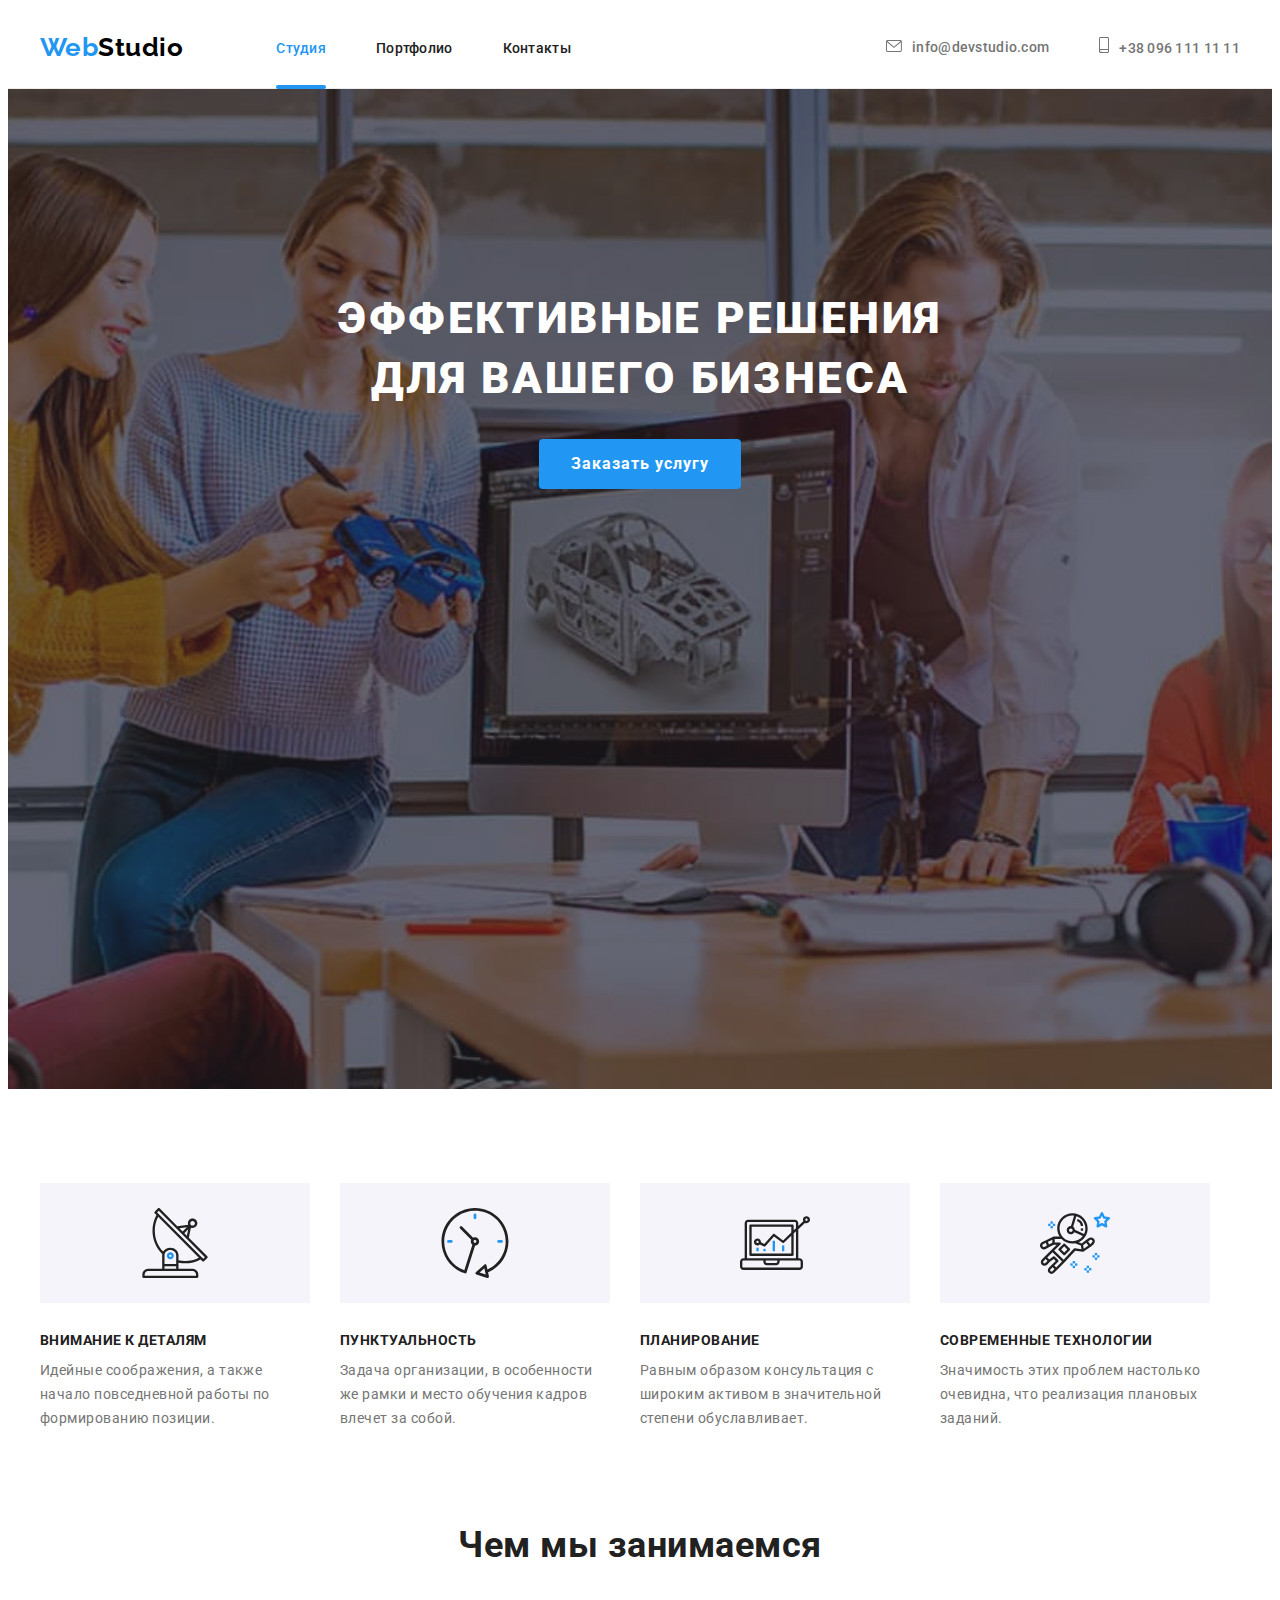
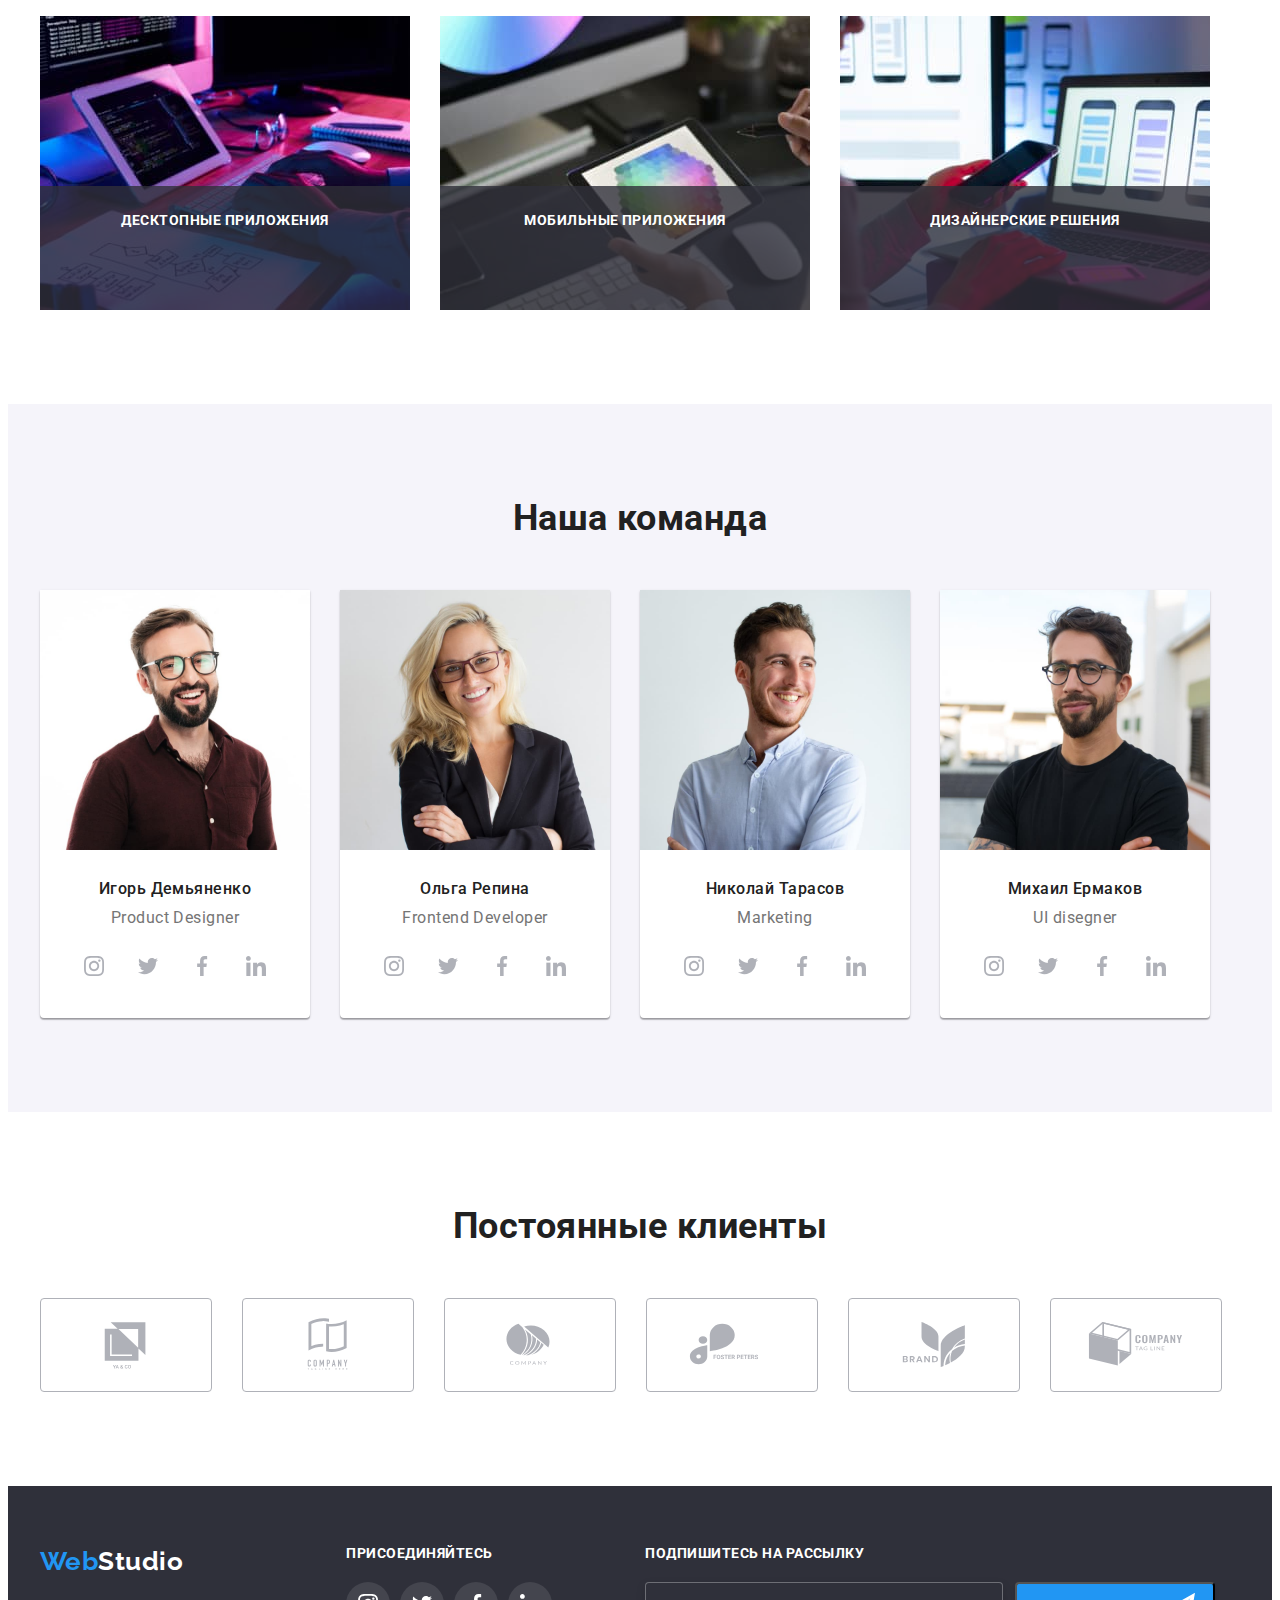
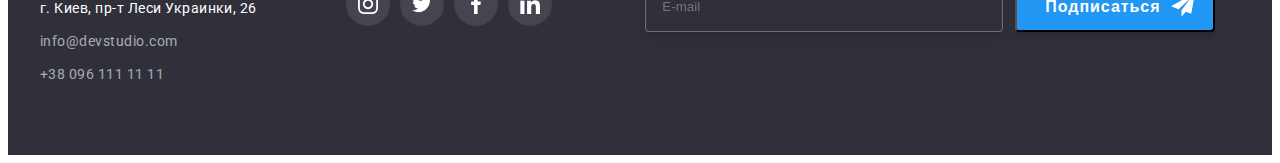
<file: index.html>
<!DOCTYPE html>
<html lang="en">
<head>
    <meta charset="UTF-8">
    <meta http-equiv="X-UA-Compatible" content="IE=edge">
    <meta name="viewport" content="width=device-width, initial-scale=1.0">
    <title>Document</title>
    <link rel="preconnect" href="https://fonts.googleapis.com">
    <link rel="preconnect" href="https://fonts.gstatic.com" crossorigin>
    <link href="https://fonts.googleapis.com/css2?family=Raleway:wght@700&family=Roboto:wght@400;500;700;900&display=swap"
        rel="stylesheet"> 
        <link rel="stylesheet" href="https://cdnjs.cloudflare.com/ajax/libs/modern-normalize/1.1.0/modern-normalize.min.css"
            integrity="sha512-wpPYUAdjBVSE4KJnH1VR1HeZfpl1ub8YT/NKx4PuQ5NmX2tKuGu6U/JRp5y+Y8XG2tV+wKQpNHVUX03MfMFn9Q=="
            crossorigin="anonymous" referrerpolicy="no-referrer" />
    <link rel="stylesheet" href="./css/style.css"> 
</head>
<body class="page"> 
    <!--хедер-->
    <header class="head .overlay">
        <div class="container head-list">
            <nav class="nav-elements">
                    <a href="./index.html" class="logo"><span class="logo-web">Web</span>Studio</a>
                <ul class="site-nav list">
                    <li class="site-nav-element"><a href="./index.html" class=" link link-head current">Студия</a></li>
                    <li class="site-nav-element"><a href="./portfolio.html" class="link">Портфолио</a></li>
                    <li class="site-nav-element"><a href="" class="link">Контакты</a></li>
                </ul>
                </nav>
                <ul class="auth-nav list">
                    <li class="auth-nav-element"><a href="mailto:info@devstudio.com" class="link">
                        <svg class="icon-head link" width="16" height="12">
                            <use href="./images/image.svg#icon-envelope"></use>
                        </svg>info@devstudio.com</a></li>
                    <li class="auth-nav-element"><a href="tel:+380961111111" class="link">
                        <svg class="icon-head link" width="10" height="16">
                        <use href="./images/image.svg#icon-smartphone"></use>
                    </svg>+38 096 111 11 11</a></li>
                </ul>      
        </div>
    </header>
<main>
    <!--герой-->
        <section class="hero overlay">
            <div class="container">
                <h1 class="hero-title">Эффективные решения <br/>для вашего бизнеса</h1>
                <button type="button" class="button" data-modal-open>Заказать услугу</button>
            </div>
        </section>
        <!--переваги-->
        <section  class="section section-bottom">
            <div class="container">
                <h2 class="visually-hidden">Преимущество</h2>
            <ul class="feature-list list">
                <li class="feature-article">
                    <div class="feature-fon">
                        <svg class="feature-pictchers" width="70" height="70">
                            <use href="./images/image.svg#icon-antenna"></use>
                        </svg>
                    </div> 
                    <h3 class="taitle">Внимание к деталям</h3>
                    <p class="feature-paragaph">Идейные соображения, а также начало повседневной работы по формированию позиции.</p>
                </li>
                <li class="feature-article">
                    <div class="feature-fon">
                        <svg class="feature-pictchers" width="70" height="70">
                            <use href="./images/image.svg#icon-clock"></use>
                        </svg>
                    </div>
                    <h3 class="taitle">Пунктуальность</h3>
                    <p class="feature-paragaph">Задача организации, в особенности же рамки и место обучения кадров влечет за собой.
                    </p>
                </li>
                <li class="feature-article">
                    <div class="feature-fon">
                        <svg class="feature-pictchers" width="70" height="70">
                            <use href="./images/image.svg#icon-diagram"></use>
                        </svg>
                    </div>
                    <h3 class="taitle">Планирование</h3>
                    <p class="feature-paragaph">Равным образом консультация с широким активом в значительной степени обуславливает.
                    </p>
                </li>
                <li class="feature-article">
                    <div class="feature-fon">
                        <svg class="feature-pictchers" width="70" height="70">
                            <use href="./images/image.svg#icon-astronaut"></use>
                        </svg>
                    </div>
                    <h3 class="taitle">Современные технологии</h3>
                    <p class="feature-paragaph">Значимость этих проблем настолько очевидна, что реализация плановых заданий.</p>
                </li>
            </ul>
        </div>
        </section>
        <section class="section">
        <!--чим займаються-->
        <div class="container">
            <h2 class="section-taitle">Чем мы занимаемся</h2>
        <ul class="list work-blok">
            <li class="work-elenent">
                <img src="./images/img1.jpg" alt="хтось працює за ПК" width="370">
                <h3 class="work-text">Десктопные приложения</h3>
            </li>
            <li class="work-elenent">
                <img src="./images/img2.jpg" alt="хтось працює за ноутбуком" width="370">
                <h3 class="work-text">Мобильные приложения</h3>
            </li>
            <li class="work-elenent" >
                <img src="./images/img3.jpg" alt="хтось працює на планшеті" width="370">
                <h3 class="work-text">Дизайнерские решения</h3>
            </li>
        </ul>
    </div>
        </section>
        <!--команда-->
        <section class="section team-section">
            <div class="container ">
            <h2 class="section-taitle">Наша команда</h2>
            <ul class="list team-blok">
                <li class="team-element">
                    <img src="./images/img4.jpg" alt="молодий чоловік в окулярах" width="270" class="team-foto">
                    <div class="team-box">
                    <h3 class="name">Игорь Демьяненко</h3>
                    <p class="position">Product Designer</p>
                    <ul class="list icon-group">
                        <li class="contact-team">
                            <a href="" class="team-link">
                                <svg class="icon-team link" width="20" height="20">
                                    <use href="./images/image.svg#icon-instagram" ></use>
                                </svg>
                            </a>
                        </li>
                        <li class="contact-team">
                            <a href="" class="team-link">
                                <svg class="icon-team link" width="20" height="20">
                                    <use href="./images/image.svg#icon-twitter"></use>
                                </svg>
                            </a>
                        </li>
                        <li class="contact-team">
                        <a href="" class="team-link">
                            <svg class="icon-team link" width="20" height="20">
                                <use href="./images/image.svg#icon-facebook"></use>
                            </svg>
                        </a>
                        </li>
                        <li class="contact-team">
                            <a href="" class="team-link">
                                <svg class="icon-team link" width="20" height="20">
                                    <use href="./images/image.svg#icon-linkedin"></use>
                                </svg>
                            </a>
                        </li>
                        </ul>
                    </div>
                </li>
                <li class="team-element">
                    <img src="./images/img5.jpg" alt="молода жінка в окулярах" width="270" class="team-foto">
                    <div class="team-box">
                    <h3 class="name">Ольга Репина</h3>
                    <p class="position">Frontend Developer</p>
                    <ul class="list icon-group">
                        <li class="contact-team">
                            <a href="" class="team-link">
                                <svg class="icon-team link" width="20" height="20">
                                    <use href="./images/image.svg#icon-instagram"></use>
                                </svg>
                            </a>
                        </li>
                        <li class="contact-team">
                            <a href="" class="team-link">
                                <svg class="icon-team link" width="20" height="20">
                                    <use href="./images/image.svg#icon-twitter"></use>
                                </svg>
                            </a>
                        </li>
                        <li class="contact-team">
                            <a href="" class="team-link">
                                <svg class="icon-team link" width="20" height="20">
                                    <use href="./images/image.svg#icon-facebook"></use>
                                </svg>
                            </a>
                        </li>
                        <li class="contact-team">
                            <a href="" class="team-link">
                                <svg class="icon-team link" width="20" height="20">
                                    <use href="./images/image.svg#icon-linkedin"></use>
                                </svg>
                            </a>
                        </li>
                    </ul>
                    </div>
                </li>
                <li class="team-element">
                    <img src="./images/img6.jpg" alt="молодий чоловік в сорочці" width="270" class="team-foto">
                    <div class="team-box">
                    <h3 class="name">Николай Тарасов</h3>
                    <p class="position">Marketing</p>
                    <ul class="list icon-group">
                        <li class="contact-team">
                            <a href="" class="team-link">
                                <svg class="icon-team link" width="20" height="20">
                                    <use href="./images/image.svg#icon-instagram"></use>
                                </svg>
                            </a>
                        </li>
                        <li class="contact-team">
                            <a href="" class="team-link">
                                <svg class="icon-team link" width="20" height="20">
                                    <use href="./images/image.svg#icon-twitter"></use>
                                </svg>
                            </a>
                        </li>
                        <li class="contact-team">
                            <a href="" class="team-link">
                                <svg class="icon-team link" width="20" height="20">
                                    <use href="./images/image.svg#icon-facebook"></use>
                                </svg>
                            </a>
                        </li>
                        <li class="contact-team">
                            <a href="" class="team-link">
                                <svg class="icon-team link" width="20" height="20">
                                    <use href="./images/image.svg#icon-linkedin"></use>
                                </svg>
                            </a>
                        </li>
                    </ul>
                    </div>
                </li>
                <li class="team-element">
                    <img src="./images/img7.jpg" alt="молодий чоловік в чорній футболці" width="270" class="team-foto">
                    <div class="team-box">
                    <h3 class="name">Михаил Ермаков</h3>
                    <p class="position">UI disegner</p>
                    <ul class="list icon-group">
                        <li class="contact-team">
                            <a href="" class="team-link">
                                <svg class="icon-team link" width="20" height="20">
                                    <use href="./images/image.svg#icon-instagram"></use>
                                </svg>
                            </a>
                        </li>
                        <li class="contact-team">
                            <a href="" class="team-link">
                                <svg class="icon-team link" width="20" height="20">
                                    <use href="./images/image.svg#icon-twitter"></use>
                                </svg>
                            </a>
                        </li>
                        <li class="contact-team">
                            <a href="" class="team-link">
                                <svg class="icon-team link" width="20" height="20">
                                    <use href="./images/image.svg#icon-facebook"></use>
                                </svg>
                            </a>
                        </li>
                        <li class="contact-team">
                            <a href="" class="team-link">
                                <svg class="icon-team link" width="20" height="20">
                                    <use href="./images/image.svg#icon-linkedin"></use>
                                </svg>
                            </a>
                        </li>
                    </ul>
                    </div>
                </li>
            </ul>
        </div>   
        </section>
        <!-- клієнти -->
        <section class="client section">
            <div class="container">
                <h2 class="section-taitle">Постоянные клиенты</h2>
                <ul class="list client-list">
                    <li class="client-element-top">
                        <a href="" class="client-element">
                        <svg class="client-pictchers" width="106" height="60">
                                <use href="./images/image.svg#icon-Logo1" ></use>
                            </svg>
                        </a>
                    </li>
                    
                    <li class="client-element-top">
                        <a href="" class="client-element">
                            <svg class="client-pictchers" width="106" height="60">
                                <use href="./images/image.svg#icon-Logo2"></use>
                            </svg>
                        </a>
                    </li>
                    <li class="client-element-top">
                        <a href="" class="client-element">
                            <svg class="client-pictchers" width="106" height="60">
                                <use href="./images/image.svg#icon-Logo3"></use>
                            </svg>
                        </a>
                    </li>
                    <li class="client-element-top">
                        <a href="" class="client-element">
                            <svg class="client-pictchers" width="106" height="60">
                                <use href="./images/image.svg#icon-Logo4"></use>
                            </svg>
                        </a>
                    </li>
                    <li class="client-element-top">
                        <a href="" class="client-element">
                            <svg class="client-pictchers" width="106" height="60">
                                <use href="./images/image.svg#icon-Logo5"></use>
                            </svg>
                        </a>
                    </li>
                    <li class="client-element-top">
                        <a href="" class="client-element">
                            <svg class="client-pictchers" width="106" height="60">
                                <use href="./images/image.svg#icon-Logo6"></use>
                            </svg>
                        </a>
                    </li>
                    
                </ul>
            </div>
        </section>
        
</main>
<!--футер-->
<footer class="footer">
    <div class="container footer-blok ">
        <div class="footer-element">
        <a href="./index.html" class="logo logo-footer"><span class="logo-web-blue">Web</span><span class="logo-web-whait">Studio</span></a>
        <address>
            <ul class="list list-footer">
                <li> <a href="г.Киев,пр-тЛесиУкраинки,26" class="adress">г. Киев, пр-т Леси Украинки, 26</a></li>
                <li><a href="mailto:info@devstudio.com" class="link-footer">info@devstudio.com</a></li>
                <li><a href="tel:+380961111111" class="link-footer">+38 096 111 11 11</a></li>
            </ul>
        </address>
        </div>
        <div class="join footer-element">
            <h3 class="taitle-footer">присоединяйтесь</h3>
            <ul class="list icon-group">
                <li class="contact-team">
                    <a href="" class="footer-link">
                        <svg class="icon-footer link" width="20" height="20">
                            <use href="./images/image.svg#icon-instagram"></use>
                        </svg>
                    </a>
                </li>
                <li class="contact-team">
                    <a href="" class="footer-link">
                        <svg class="icon-footer link" width="20" height="20">
                            <use href="./images/image.svg#icon-twitter"></use>
                        </svg>
                    </a>
                </li>
                <li class="contact-team">
                    <a href="" class="footer-link">
                        <svg class="icon-footer link" width="20" height="20">
                            <use href="./images/image.svg#icon-facebook"></use>
                        </svg>
                    </a>
                </li>
                <li class="contact-team">
                    <a href="" class="footer-link">
                        <svg class="icon-footer link" width="20" height="20">
                            <use href="./images/image.svg#icon-linkedin"></use>
                        </svg>
                    </a>
                </li>
            </ul>
        </div>
        <div class="join footer-element">
            <h3 class="taitle-footer">Подпишитесь на рассылку</h3>
    <div class="follow-footer">
        <label for="mail"></label>
<input type="email" class="input-footer" placeholder="E-mail" name="mail" id="mail">
<button type="submit" class="footer-button">Подписаться
    <span class="footer-icon" >
    <svg class="" width="24" height="24">
        <use href="./images/image.svg#icon-icon-sent"></use>
    </svg></span>
</button>
    </div>
        </div>
    </div>
</footer>
<!---MODAAL-->
<div class="backdrop is-hidden" data-modal>
    <div class="modal">
        <button data-modal-close type="button" class="modal-close">
            <svg class="close-icon" width="18" height="18">
            <use href="./images/image.svg#icon-close"></use>
        </svg>
        </button>
        <p class="modal-title">Оставьте свои данные, мы вам перезвоним</p>
        <form>
    <div class="modal-field">
        <label for="user-name" class="modal-label">Имя</label>
        <div class="input-icon">
    <input type="text" 
    class="modal-input" 
    name="user-name"
    id="user-name">
    <svg class="modal-icons" width="18" height="18">
        <use href="images/image.svg#icon-person-black" ></use>
    </svg>
    </div>
    </div>
    <div class="modal-field">
    <label for="user-tel" class="modal-label">Телефон</label>
    <div class="input-icon">
    <input type="text"
    class="modal-input" 
    name="user-name" 
    id="user-tel">
    <svg class="modal-icons" width="18" height="18">
        <use href="images/image.svg#icon-phone-black"></use>
        </svg>
        </div>
    </div>
    <div class="modal-field">
    <label for="user-email" class="modal-label">Почта</label>
    <div class="input-icon">
    <input type="text" 
    title="mail"
    class="modal-input" 
    name="user-email" 
    id="user-email">
    <svg class="modal-icons" width="18" height="18">
        <use href="images/image.svg#icon-email-black"></use>
        </svg>
        </div>
        </div>
    <div class="modal-field">
    <label for="user-text" class="modal-label">Комментарий</label>
    <textarea name="user-text" id="user-text"  class="modal-text" placeholder="Введите текст"></textarea>
    </div>
    <div class="modal-field">
        
        <input type="checkbox" 
        name="policy" id="policy" 
        class="visually-hidden modal-check"/>
        <label for="policy" class="modal-check-text"><span> <svg class="check-icons" width="16" height="15">
                <use href="images/image.svg#icon-check-point"></use>
            </svg></span>       
            Соглашаюсь с рассылкой и принимаю 
        <a href=""class="check-contrakt"> Условия договора</a> 
        </label>
    </div>
    <button type="submit" class="modal-button">Отправить</button>
    </form>
        </div>
    </div>
<script src="./js/modal.js"></script>
</body>
</html>
</file>
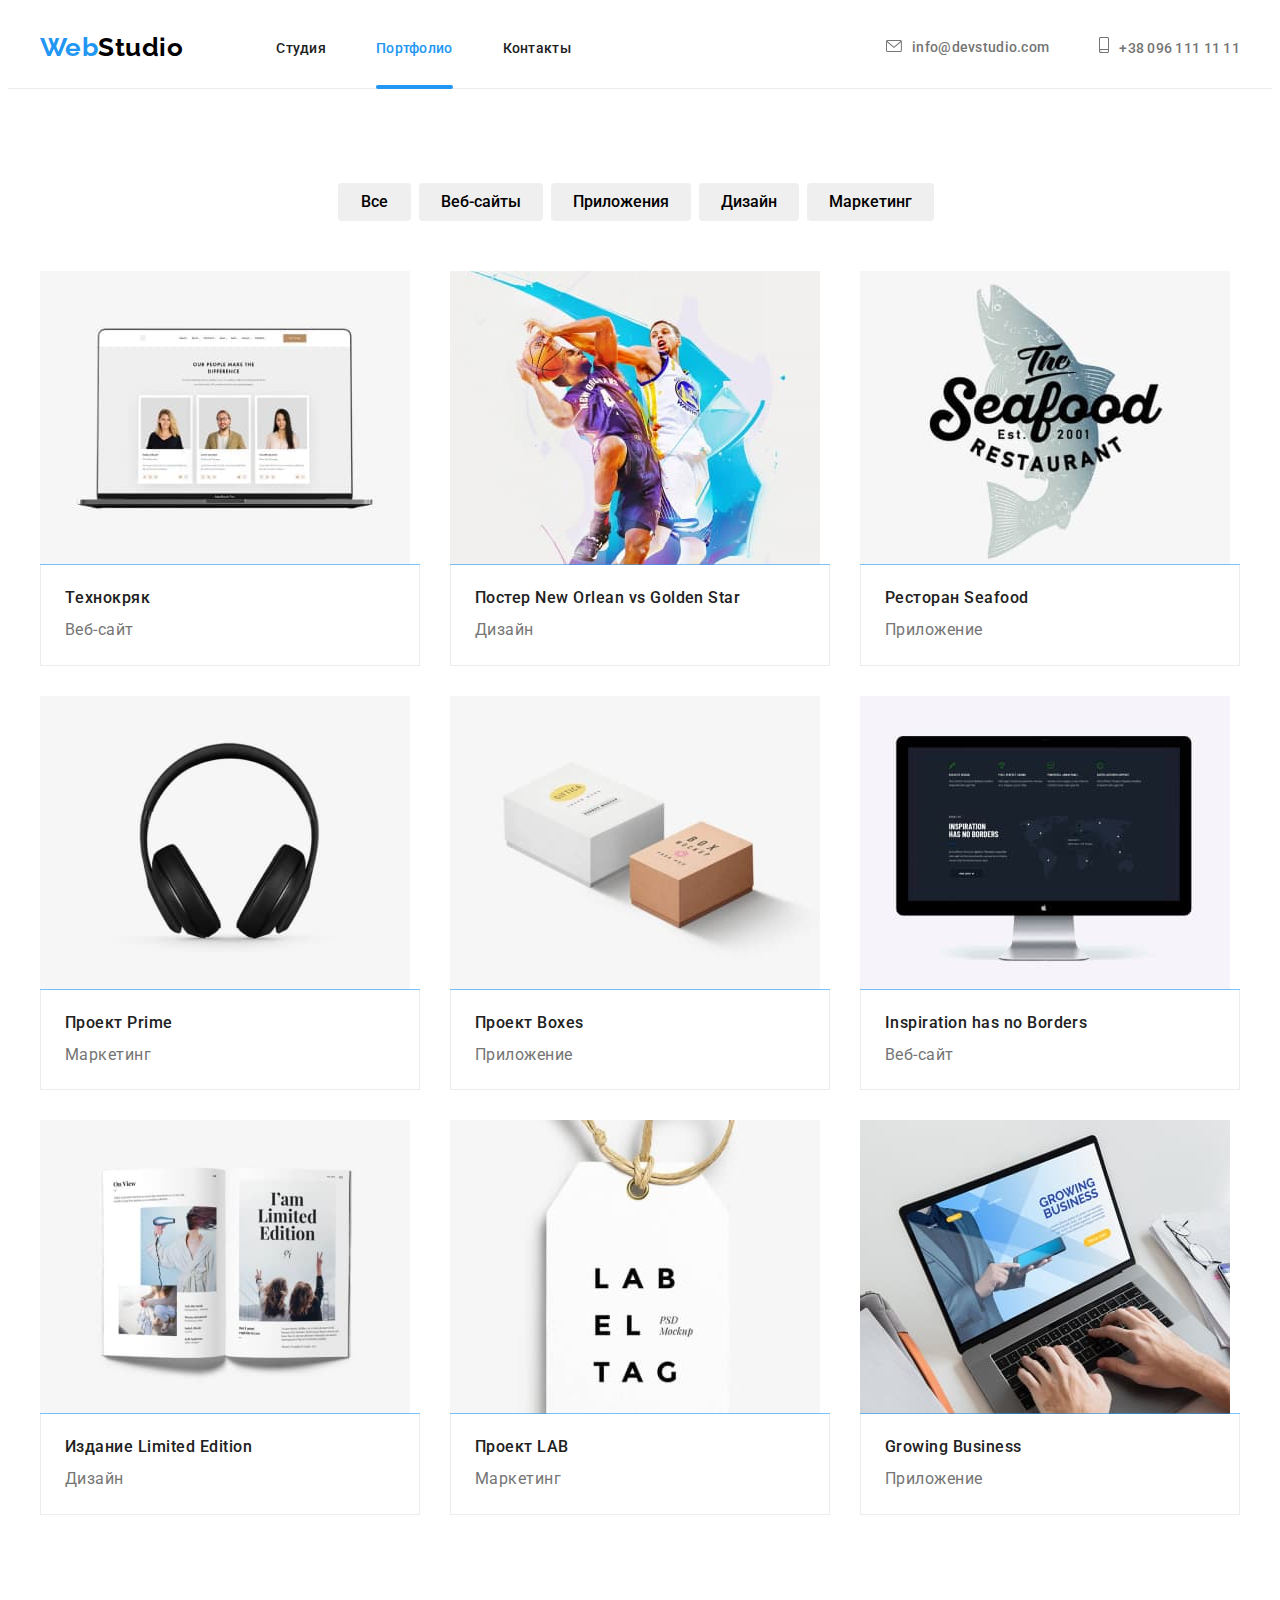
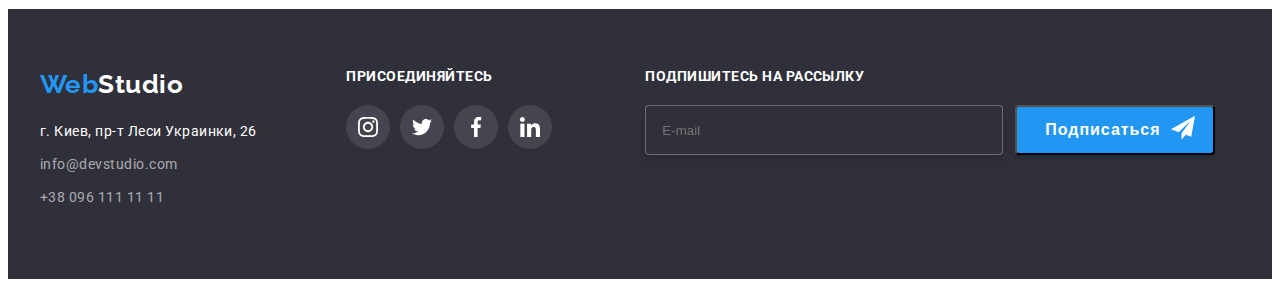
<file: portfolio.html>
<!DOCTYPE html>
<html lang="en">
<head>
    <meta charset="UTF-8">
    <meta http-equiv="X-UA-Compatible" content="IE=edge">
    <meta name="viewport" content="width=device-width, initial-scale=1.0">
    <title>Document</title>
    <link rel="preconnect" href="https://fonts.googleapis.com">
    <link rel="preconnect" href="https://fonts.gstatic.com" crossorigin>
    <link href="https://fonts.googleapis.com/css2?family=Raleway:wght@700&family=Roboto:wght@400;500;700;900&display=swap"
        rel="stylesheet">
        <link rel="stylesheet" href="https://cdnjs.cloudflare.com/ajax/libs/modern-normalize/1.1.0/modern-normalize.min.css"
            integrity="sha512-wpPYUAdjBVSE4KJnH1VR1HeZfpl1ub8YT/NKx4PuQ5NmX2tKuGu6U/JRp5y+Y8XG2tV+wKQpNHVUX03MfMFn9Q=="
            crossorigin="anonymous" referrerpolicy="no-referrer" />
    <link rel="stylesheet" href="./css/style.css">
</head>
<body>
    <!--хедер-->
    <header class="head">
        <div class="container">
            <div class="head-list">
            <nav class="nav-elements">
                <a href="./index.html" class="logo"><span class="logo-web">Web</span>Studio</a>
                <ul class="site-nav list">
                    <li class="site-nav-element"><a href="./index.html" class="link">Студия</a></li>
                    <li class="site-nav-element"><a href="./portfolio.html" class="link link-head current">Портфолио</a></li>
                    <li class="site-nav-element"><a href="" class="link">Контакты</a></li>
                </ul>
            </nav>
            <ul class="auth-nav list">
                <li class="auth-nav-element"><a href="mailto:info@devstudio.com" class="link">
                        <svg class="icon-head link" width="16" height="12">
                            <use href="./images/image.svg#icon-envelope"></use>
                        </svg>info@devstudio.com</a></li>
                <li class="auth-nav-element"><a href="tel:+380961111111" class="link">
                        <svg class="icon-head link" width="10" height="16">
                            <use href="./images/image.svg#icon-smartphone"></use>
                        </svg>+38 096 111 11 11</a></li>
            </ul>
        </div>
    </div>
        
    </header>
    <main>
        <section class="central-blok">
            <div class="container">
            <!--опції-->
            <h1 class="visually-hidden">main content</h1>
            <div class="buttons-blok"></div>
            <ul class="buttons list">
                <li class="buttons-element"><button type="button" class="button-portfolio">Все</button></li>
                <li class="buttons-element"><button type="button" class="button-portfolio">Веб-сайты</button></li>
                <li class="buttons-element"><button type="button" class="button-portfolio">Приложения</button></li>
                <li class="buttons-element"><button type="button" class="button-portfolio">Дизайн</button></li>
                <li class="buttons-element"><button type="button" class="button-portfolio">Маркетинг</button></li>
            </ul>
            <!--зображення-->
            <div class="blok">
            <ul class="list pictures-container">
                <li class="pictures-element">
                    <div class="pictures-focus">
                    <img src="./images/page/img1.jpg" alt="зображення ноутбука з відкритим веб-сайтом" width="370"  class="pictures-foto"/>
                    <p class="pictures-text">
                    Ресурс предлагает комплексные предложения с разным уровнем функционала и сервисов. Все это позволит посетителю получить
                    исчерпывающие сведения о компании или частном лице.
                </p>
            </div>
                <div class="pictures-border">
                    <h2 class="name-pictures">Tехнокряк</h2>
                    <p class="pictures-paragaph">Веб-сайт</p>
                    </div>
                    
                </li>
                <li class="pictures-element">
                    <div class="pictures-focus">
                    <img src="./images/page/img2.jpg" alt="двa безкетболіста" width="370" class="pictures-foto"/>
                    <p class="pictures-text">
                    Ресурс предлагает комплексные предложения с разным уровнем функционала и сервисов. Все это позволит посетителю получить
                    исчерпывающие сведения о компании или частном лице.
                </p>
            </div>
                    <div class="pictures-border" >
                    <h2 class="name-pictures">Постер New Orlean vs Golden Star</h2>
                    <p class="pictures-paragaph">Дизайн</p>
                    </div>
                </li>
                <li class="pictures-element">
                    <div class="pictures-focus">
                    <img src="./images/page/img3.jpg" alt="натпис seafood" width="370" class="pictures-foto"/>
                      <p class="pictures-text">
                    Ресурс предлагает комплексные предложения с разным уровнем функционала и сервисов. Все это позволит посетителю получить
                    исчерпывающие сведения о компании или частном лице.
                </p>
            </div>
                    <div class="pictures-border" >
                    <h2 class="name-pictures">Ресторан Seafood</h2>
                    <p class="pictures-paragaph">Приложение</p>
                    </div>
                </li>
                <li class="pictures-element">
                    <div class="pictures-focus">
                    <img src="./images/page/img4.jpg" alt="чорні навушники" width="370" class="pictures-foto"/>
                      <p class="pictures-text">
                    Ресурс предлагает комплексные предложения с разным уровнем функционала и сервисов. Все это позволит посетителю получить
                    исчерпывающие сведения о компании или частном лице.
                </p>
            </div>
                    <div class="pictures-border" >
                    <h2 class="name-pictures">Проект Prime</h2>
                    <p class="pictures-paragaph">Маркетинг</p>
                    </div>
                </li>
                <li class="pictures-element">
                    <div class="pictures-focus">
                    <img src="./images/page/img5.jpg" alt="дві коробки" width="370" class="pictures-foto"/>
                      <p class="pictures-text">
                    Ресурс предлагает комплексные предложения с разным уровнем функционала и сервисов. Все это позволит посетителю получить
                    исчерпывающие сведения о компании или частном лице.
                </p>
            </div>
                    <div class="pictures-border" >
                    <h2 class="name-pictures">Проект Boxes</h2>
                    <p class="pictures-paragaph">Приложение</p>
                    </div>
                </li>
                <li class="pictures-element">
                    <div class="pictures-focus">
                    <img src="./images/page/img6.jpg" alt="монітор від ПК" width="370" class="pictures-foto"/>
                      <p class="pictures-text">
                    Ресурс предлагает комплексные предложения с разным уровнем функционала и сервисов. Все это позволит посетителю получить
                    исчерпывающие сведения о компании или частном лице.
                </p>
            </div>
                    <div class="pictures-border" >
                    <h2 class="name-pictures">Inspiration has no Borders</h2>
                    <p class="pictures-paragaph">Веб-сайт</p>
                    </div>
                </li>
                <li class="pictures-element">
                    <div class="pictures-focus">
                    <img src="./images/page/img7.jpg" alt="журнал" width="370" class="pictures-foto"/>
                      <p class="pictures-text">
                    Ресурс предлагает комплексные предложения с разным уровнем функционала и сервисов. Все это позволит посетителю получить
                    исчерпывающие сведения о компании или частном лице.
                </p>
            </div>
                    <div class="pictures-border" >
                    <h2 class="name-pictures">Издание Limited Edition</h2>
                    <p class="pictures-paragaph">Дизайн</p> 
                    </div>
                </li>
                <li class="pictures-element">
                    <div class="pictures-focus">
                    <img src="./images/page/img8.jpg" alt="бірка" width="370" class="pictures-foto"/>
                      <p class="pictures-text">
                    Ресурс предлагает комплексные предложения с разным уровнем функционала и сервисов. Все это позволит посетителю получить
                    исчерпывающие сведения о компании или частном лице.
                </p>
            </div>
                    <div class="pictures-border" >
                    <h2 class="name-pictures">Проект LAB</h2>
                    <p class="pictures-paragaph">Маркетинг</p>
                    </div>
                </li>
                <li class="pictures-element">
                    <div class="pictures-focus">
                    <img src="./images/page/img9.jpg" alt="ноутбук" width="370" class="pictures-foto"/>
                      <p class="pictures-text">
                    Ресурс предлагает комплексные предложения с разным уровнем функционала и сервисов. Все это позволит посетителю получить
                    исчерпывающие сведения о компании или частном лице.
                </p>
            </div>
                    <div class="pictures-border" >
                    <h2 class="name-pictures">Growing Business</h2>
                    <p class="pictures-paragaph">Приложение</p>
                    </div>
                </li>
            </ul>
        </div>
        </section>
    </main>
    <!--футер-->
<footer class="footer">
    <div class="container footer-blok ">
        <div class="footer-element">
            <a href="./index.html" class="logo logo-footer"><span class="logo-web-blue">Web</span><span
                    class="logo-web-whait">Studio</span></a>
            <address>
                <ul class="list list-footer">
                    <li> <a href="г.Киев,пр-тЛесиУкраинки,26" class="adress">г. Киев, пр-т Леси Украинки, 26</a></li>
                    <li><a href="mailto:info@devstudio.com" class="link-footer">info@devstudio.com</a></li>
                    <li><a href="tel:+380961111111" class="link-footer">+38 096 111 11 11</a></li>
                </ul>
            </address>
        </div>
        <div class="join footer-element">
            <h3 class="taitle-footer">присоединяйтесь</h3>
            <ul class="list icon-group">
                <li class="contact-team">
                    <a href="" class="footer-link">
                        <svg class="icon-footer link" width="20" height="20">
                            <use href="./images/image.svg#icon-instagram"></use>
                        </svg>
                    </a>
                </li>
                <li class="contact-team">
                    <a href="" class="footer-link">
                        <svg class="icon-footer link" width="20" height="20">
                            <use href="./images/image.svg#icon-twitter"></use>
                        </svg>
                    </a>
                </li>
                <li class="contact-team">
                    <a href="" class="footer-link">
                        <svg class="icon-footer link" width="20" height="20">
                            <use href="./images/image.svg#icon-facebook"></use>
                        </svg>
                    </a>
                </li>
                <li class="contact-team">
                    <a href="" class="footer-link">
                        <svg class="icon-footer link" width="20" height="20">
                            <use href="./images/image.svg#icon-linkedin"></use>
                        </svg>
                    </a>
                </li>
            </ul>
        </div>
        <div class="join footer-element">
            <h3 class="taitle-footer">Подпишитесь на рассылку</h3>
            <div class="follow-footer">
                <label for="mail"></label>
                <input type="email" class="input-footer" placeholder="E-mail" name="mail" id="mail">
                <button type="submit" class="footer-button">Подписаться
                    <span class="footer-icon">
                        <svg class="" width="24" height="24">
                            <use href="./images/image.svg#icon-icon-sent"></use>
                        </svg></span>
                </button>
            </div>
        </div>
    </div>
</footer>
</body>
</html>
</file>
<file: css/style.css>
:root {
  --primary-text-color: #757575;
  --title-text-color: #212121;
  --accent-color: #2196f3;
  --accent-text-color: #ffffff;
  --icon-color: #afb1b8;
}
/*другорядний колір  #212121 */
/* основний колір текста #757575 */
/*білий #E5E5E5 */
/*акцент #2196f3*/
body {
  background: #ffffff;
  color: var(--primary-text-color);

  font-family: Roboto, sans-serif;
  letter-spacing: 0.03em;
}
.list {
  list-style: none;
}
h1,
h2,
h3,
h4,
p {
  margin: 0;
}
ul,
ol {
  padding: 0;
  margin: 0;
}
img {
  display: block;
}
.visually-hidden {
  position: absolute;
  white-space: nowrap;
  width: 1px;
  height: 1px;
  overflow: hidden;
  border: 0;
  padding: 0;
  clip: rect(0 0 0 0);
  clip-path: inset(50%);
  margin: -1px;
}
/*-----!!!!!!!-Студія-!!!!!!!---*/
.container {
  padding-left: 15px;
  padding-right: 15px;
  width: 1200px;
  margin: 0 auto;
}
.section {
  padding-top: 94px;
  padding-bottom: 94px;
}
/* -------HEDER----- */
.head {
  background: #ffffff;
  padding-top: 24px;
  padding-bottom: 25px;
  border-bottom: 1px solid #ececec;
}
.nav-elements {
  display: flex;
  align-items: center;
}
.head-list {
  display: flex;
  align-items: center;
}
/* ----Logo----*/
.logo {
  margin-right: 93px;
  color: #000000;
  text-decoration: none;

  font-family: Raleway, sans-serif;
  font-weight: bold;
  font-size: 26px;
  line-height: 1.19;
}
.logo-web {
  color: var(--accent-color);
}
/* SITE--NAV-----*/

.site-nav .link {
  color: var(--title-text-color);
  text-decoration: none;
  padding-top: 35px;
  padding-bottom: 35px;

  font-weight: 500;
  font-size: 14px;
  line-height: 1.14;
  letter-spacing: 0.02em;
}
.site-nav .site-nav-element + .site-nav-element {
  margin-left: 50px;
}
.site-nav {
  display: flex;
  transition-duration: 250ms;
  transition-timing-function: cubic-bezier(0.4, 0, 0.2, 1);
}
.site-nav .link.current {
  color: var(--accent-color);
}
.site-nav .link:hover,
.site-nav .link:focus {
  color: var(--accent-color);
}
.link-head {
  position: relative;
}
.link-head.current::after {
  content: "";
  position: absolute;
  width: 100%;
  height: 4px;
  background: #2196f3;
  border-radius: 2px;
  left: 0;
  bottom: 2px;
}
/* autn nav */
.auth-nav {
  display: flex;
  margin-left: auto;
}
.auth-nav .auth-nav-element + .auth-nav-element {
  margin-left: 50px;
}
.auth-nav .link {
  color: var(--primary-text-color);
  text-decoration: none;

  font-weight: 500;
  font-size: 14px;
  line-height: 1.14;
  letter-spacing: 0.02em;
}
.auth-nav .link:hover,
.auth-nav .link:focus {
  color: var(--accent-color);
  fill: var(--accent-color);
  transition-duration: 250ms;
  transition-timing-function: cubic-bezier(0.4, 0, 0.2, 1);
}
.auth-nav .link:hover .icon-head {
  transition-duration: 250ms;
  transition-timing-function: cubic-bezier(0.4, 0, 0.2, 1);
  fill: var(--accent-color);
}
.auth-nav .link:focus .icon-head {
  transition-duration: 250ms;
  transition-timing-function: cubic-bezier(0.4, 0, 0.2, 1);
  fill: var(--accent-color);
}
.icon-head {
  fill: var(--primary-text-color);
  margin-right: 10px;
  /* text-align: center; */
}

/* hero */
.overlay {
  max-width: 1600px;
  height: 600px;
  margin-left: auto;
  margin-right: auto;
  background-color: #2f303a66;
  background-image: linear-gradient(
      to right,
      rgba(47, 48, 58, 0.4),
      rgba(47, 48, 58, 0.4)
    ),
    url("../images/bgfon.jpg");
  background-position: center;
  background-repeat: no-repeat;
  background-size: cover;
}
.hero {
  text-align: center;
  padding-top: 200px;
  padding-bottom: 200px;
}
.hero-title {
  color: var(--accent-text-color);

  min-width: 696px;
  margin-bottom: 30px;

  text-transform: uppercase;
  font-weight: 900;
  font-size: 44px;
  line-height: 1.36;
  text-align: center;
  letter-spacing: 0.06em;
}
/* button */
.button {
  display: inline-block;
  color: var(--accent-text-color);
  background: var(--accent-color);
  border-radius: 4px;
  padding: 10px 32px;
  min-width: 200px;
  border: none;

  cursor: pointer;
  text-align: center;
  font-family: inherit;
  font-weight: bold;
  font-size: 16px;
  line-height: 1.87;
  letter-spacing: 0.06em;
}
/* buttons */
.buttons {
  display: flex;
  justify-content: center;
  margin-bottom: 50px;
}
.buttons-element {
  margin-right: 8px;
}

.buttons .button-portfolio:hover,
.buttons .button-portfolio:focus {
  transition-duration: 250ms;
  transition-timing-function: cubic-bezier(0.4, 0, 0.2, 1);
  color: var(--accent-text-color);
  background-color: var(--accent-color);
  box-shadow: 0px 3px 1px rgba(0, 0, 0, 0.1), 0px 1px 2px rgba(0, 0, 0, 0.08),
    0px 2px 2px rgba(0, 0, 0, 0.12);
}
.button-portfolio {
  display: inline-block;
  min-width: 73px;
  padding: 6px 22px;
  cursor: pointer;
  border-radius: 4px;
  border: none;

  font-family: inherit;
  font-weight: 500;
  font-size: 16px;
  line-height: 1.62;
  text-align: center;
}
/* переваги */

.section-bottom {
  padding-bottom: 0;
}
.feature-list {
  width: 1170;
  display: flex;
}
.feature-fon {
  display: flex;
  width: 270px;
  height: 120px;
  background-color: #f5f4fa;
  margin-bottom: 30px;
  justify-content: center;
  align-items: center;
}

.feature-article {
  width: 270px;
}
.feature-article:not(:last-child) {
  margin-right: 30px;
}

.feature-list .title {
  color: var(--title-text-color);
  margin-top: 0;
  margin-bottom: 10px;

  font-weight: bold;
  font-size: 14px;
  line-height: 1.14;
}
.taitle {
  color: var(--title-text-color);
  margin-bottom: 10px;

  font-weight: bold;
  font-size: 14px;
  line-height: 1.14;
  text-transform: uppercase;
}
/* paragaph */
.feature-paragaph {
  font-size: 14px;
  line-height: 1.71;
}
/*  Особенности */

.section-taitle {
  color: var(--title-text-color);
  margin-bottom: 50px;

  font-weight: bold;
  font-size: 36px;
  line-height: 1.16;
  text-align: center;
}
.work-blok {
  display: flex;
}
.work-elenent {
  width: calc((100% - 60) / 3);
  margin-right: 30px;
  position: relative;
}
.work-text {
  position: absolute;
  background: rgba(47, 48, 58, 0.8);
  width: 100%;
  height: 70px;
  bottom: 0;
  padding-top: 27px;
  padding-bottom: 27px;

  text-align: center;
  font-weight: bold;
  font-size: 14px;
  line-height: 1.14;
  text-transform: uppercase;
  color: var(--accent-text-color);
}
.work-elenent:not(:last-child) {
  margin-right: 30px;
}

/*TEEAAM*/
.team-section {
  background: #f5f4fa;
}
.team-blok {
  display: flex;
}
.pictures-foto {
  display: block;
}
.team-box {
  text-align: center;
  padding-top: 30px;
  padding-bottom: 30px;
}
.team-element {
  width: calc((100% - 90) / 4);
  background-color: #ffffff;
  box-shadow: 0px 1px 3px rgba(0, 0, 0, 0.12), 0px 1px 1px rgba(0, 0, 0, 0.14),
    0px 2px 1px rgba(0, 0, 0, 0.2);
  border-radius: 0px 0px 4px 4px;
}
.team-element:not(:last-child) {
  margin-right: 30px;
}
.icon-group {
  display: flex;
  justify-content: center;
}
.team-link {
  width: 44px;
  height: 44px;
  border-radius: 50%;
  /* background-color: #2196f3; */
  display: flex;
  align-items: center;
  justify-content: center;
}
.icon-team {
  fill: var(--icon-color);
}
.team-link:hover,
.team-link:focus {
  transition-duration: 250ms;
  transition-timing-function: cubic-bezier(0.4, 0, 0.2, 1);
  background-color: var(--accent-color);
}
.team-link:hover .icon-team {
  transition-duration: 250ms;
  transition-timing-function: cubic-bezier(0.4, 0, 0.2, 1);
  fill: var(--accent-text-color);
}
.team-link:focus .icon-team {
  transition-duration: 250ms;
  transition-timing-function: cubic-bezier(0.4, 0, 0.2, 1);
  fill: var(--accent-text-color);
}
.contact-team + .contact-team {
  margin-left: 10px;
}

.name {
  color: var(--title-text-color);
  margin-bottom: 10px;

  font-weight: 500;
  font-size: 16px;
  line-height: 1.18;
}

.position {
  margin-bottom: 16px;

  font-size: 16px;
  line-height: 1.18;
}

/* -------Постоянные клиенты ---*/
.client-list {
  display: flex;
}
.client-element-top:not(:last-child) {
  margin-right: 30px;
}
.client-element {
  width: 170px;
  height: 92px;
  border: 1px solid #afb1b8;
  /* box-sizing: border-box; */
  border-radius: 4px;
  display: flex;
  align-items: center;
  justify-content: center;
}
.client-element:hover {
  border: 1px solid #2196f3;
  transition-duration: 250ms;
  transition-timing-function: cubic-bezier(0.4, 0, 0.2, 1);
}
.client-element:hover .client-pictchers {
  transition-duration: 250ms;
  transition-timing-function: cubic-bezier(0.4, 0, 0.2, 1);
  fill: var(--accent-color);
}
.client-element:focus {
  transition-duration: 250ms;
  transition-timing-function: cubic-bezier(0.4, 0, 0.2, 1);
  border: 1px solid #2196f3;
}
.client-element:focus .client-pictchers {
  transition-duration: 250ms;
  transition-timing-function: cubic-bezier(0.4, 0, 0.2, 1);
  fill: var(--accent-color);
}

.client-pictchers {
  fill: #afb1b8;
  margin: 16px 32px;
}

/* footer */
.footer {
  background: #2f303a;
  padding-top: 60px;
  padding-bottom: 60px;
  align-items: baseline;
}
.logo-web-blue {
  color: #2196f3;
}
.logo-web-whait {
  color: var(--accent-text-color);
}
.logo-footer {
  display: inline-block;
  margin-bottom: 20px;
}
.adress {
  margin-bottom: 9px;
  display: inline-block;

  color: var(--accent-text-color);
  text-decoration: none;
  font-style: normal;
  font-size: 14px;
  line-height: 1.71;
}
.link-footer {
  margin-bottom: 9px;
  display: inline-block;

  color: rgba(255, 255, 255, 0.6);
  text-decoration: none;
  font-style: normal;
  font-size: 14px;
  line-height: 1.71;
}
.link-footer:hover,
.link-footer:focus {
  transition-duration: 250ms;
  transition-timing-function: cubic-bezier(0.4, 0, 0.2, 1);
  color: var(--accent-color);
}
.footer-element:first-child {
  margin-right: 70px;
}
.footer-element:nth-child(2) {
  margin-right: 93px;
}

.footer-blok {
  display: flex;
}
/* --JOIN TO US */
.taitle-footer {
  margin-bottom: 20px;

  color: var(--accent-text-color);
  font-weight: bold;
  font-size: 14px;
  line-height: 1.14;

  text-transform: uppercase;
}
.icon-footer {
  fill: var(--accent-text-color);
}
.footer-link {
  width: 44px;
  height: 44px;
  border-radius: 50%;
  background-color: rgba(255, 255, 255, 0.1);
  display: flex;
  align-items: center;
  justify-content: center;
}

.footer-link:hover,
.footer-link:focus {
  transition-duration: 250ms;
  transition-timing-function: cubic-bezier(0.4, 0, 0.2, 1);
  background-color: var(--accent-color);
}

/* FOLLOW */
.follow-footer {
  display: flex;
}
.footer-button {
  cursor: pointer;
  width: 200px;
  height: 50px;
  background: #2196f3;
  box-shadow: 0px 4px 4px rgba(0, 0, 0, 0.15);
  border-radius: 4px;
  padding: 10px 28px;
  font-weight: bold;
  font-size: 16px;
  line-height: 30px;
  margin-left: 12px;

  display: flex;
  align-items: center;
  text-align: center;
  letter-spacing: 0.06em;
  color: var(--accent-text-color);
}
.footer-icon {
  position: relative;
  top: 50%;
  transform: translateY(-30%);
  margin-left: 10px;
}
.input-footer {
  width: 358px;
  height: 50px;

  border: 1px solid rgba(255, 255, 255, 0.3);
  box-sizing: border-box;
  filter: drop-shadow(0px 4px 4px rgba(0, 0, 0, 0.15));
  border-radius: 4px;
  background: #2f303a;
  padding-left: 16px;
}

/* !!!!!!!##-----PORTFOLIO ----!!!!!!*/
.buttons-blok {
  text-align: center;
}
/* pictures */
.name-pictures {
  margin-bottom: 4px;

  color: var(--title-text-color);
  font-weight: 500;
  font-size: 16px;
  line-height: 1.62;
}
.pictures-paragaph {
  font-size: 16px;
  line-height: 1.87;
}
/*MAIN-------CONTEINER*/
.central-blok {
  padding-top: 94px;
  padding-bottom: 94px;
}

.pictures-container {
  display: flex;
  flex-wrap: wrap;
}
.pictures-focus {
  position: relative;
  overflow: hidden;
}
.pictures-text {
  position: absolute;
  background: rgba(33, 150, 243, 0.9);
  padding: 63px 24px;
  left: 0;
  top: 0;
  transform: translateY(100%);
  transition: transform 250ms;

  font-size: 18px;
  line-height: 1.55;
  color: var(--accent-text-color);
}
.pictures-element:hover .pictures-text {
  transform: translateY(0%);
}
.pictures-border {
  padding-top: 20px;
  padding-left: 24px;
  padding-bottom: 20px;

  border-right: 1px solid #ececec;
  border-bottom: 1px solid #ececec;
  border-left: 1px solid #ececec;
}
.pictures-element {
  width: calc((100% - 60px) / 3);
  margin-right: 30px;
  margin-bottom: 30px;
  cursor: pointer;
}
.pictures-element:nth-child(3n) {
  margin-right: 0;
}
.pictures-element:nth-child(n + 6) {
  margin-bottom: 0px;
}
.pictures-element:hover,
.pictures-element:focus {
  transition-duration: 250ms;
  transition-timing-function: cubic-bezier(0.4, 0, 0.2, 1);
  box-shadow: 0px 1px 1px rgba(0, 0, 0, 0.12), 0px 4px 4px rgba(0, 0, 0, 0.06),
    1px 4px 6px rgba(0, 0, 0, 0.16);
}
/* MODAL  */
.backdrop {
  width: 100vw;
  height: 100vh;
  background: rgba(0, 0, 0, 0.2);
  top: 0;
  position: fixed;
  opacity: 1;
  transition: opacity250ms cubic-bezier(0.47, 0, 0.745, 0.715);
}
.is-hidden {
  visibility: hidden;
  opacity: 0;
  pointer-events: none;
}
.backdrop.is-hidden.modal {
  transform: scale(0.9);
}
.modal {
  position: absolute;
  top: 50%;
  left: 50%;
  transform: translate(-50%, -50%) scale(1);
  width: 528px;
  min-height: 581px;
  padding: 40px 40px;
  background: #ffffff;
  box-shadow: 0px 1px 3px rgba(0, 0, 0, 0.12), 0px 1px 1px rgba(0, 0, 0, 0.14),
    0px 2px 1px rgba(0, 0, 0, 0.2);
  border-radius: 4px;
}
.modal-close {
  position: absolute;
  right: 8px;
  top: 8px;
  width: 30px;
  height: 30px;
  border-radius: 50%;
  padding: 5px 4px 6px 4px;
  outline: none;
  cursor: pointer;

  background: #ffffff;
  border: 1px solid rgba(0, 0, 0, 0.1);
  box-sizing: border-box;
  transition-duration: 250ms;
  transition-timing-function: cubic-bezier(0.4, 0, 0.2, 1);
}
.close {
  transition-duration: 250ms;
  transition-timing-function: cubic-bezier(0.4, 0, 0.2, 1);
}
.close-icon:focus {
  fill: var(--accent-color);
}
.close-icon:hover {
  fill: var(--accent-color);
}

.modal-title {
  font-size: 20px;
  line-height: 1.15;
  text-align: center;
  color: var(--title-text-color);
  margin-bottom: 16px;
  font-weight: bold;
}
.modal-field {
  margin-bottom: 10px;
  margin-bottom: 4px;
}
.modal-input {
  outline: none;
  padding-left: 42px;
  padding-right: 10px;
  width: 100%;

  height: 40px;
  border: 1px solid rgba(33, 33, 33, 0.2);
  box-sizing: border-box;
  border-radius: 4px;
  transition-duration: 250ms;
  transition-timing-function: cubic-bezier(0.4, 0, 0.2, 1);
}
.modal-text:focus {
  border-color: var(--accent-color);
}
.modal-input:focus {
  border-color: var(--accent-color);
}
.modal-input:focus + .modal-icons {
  fill: var(--accent-color);
}
.modal-label {
  font-size: 12px;
  line-height: 1.16;
  letter-spacing: 0.01em;
}
.modal-text {
  outline: none;
  resize: none;
  margin-bottom: 20px;
  height: 120px;
  width: 100%;

  border: 1px solid rgba(33, 33, 33, 0.2);
  box-sizing: border-box;
  border-radius: 4px;
  padding: 12px 16px;
  margin-bottom: 20px;
  transition-duration: 250ms;
  transition-timing-function: cubic-bezier(0.4, 0, 0.2, 1);
}
.modal-text::placeholder {
  font-size: 14px;
  line-height: 1.14;
  letter-spacing: 0.01em;
  color: rgba(117, 117, 117, 0.5);
}
.modal-button {
  width: 200px;
  height: 50px;
  background: #2196f3;
  box-shadow: 0px 4px 4px rgba(0, 0, 0, 0.15);
  border-radius: 4px;
  padding: 10px 55px;
  outline: none;
  border: none;
  text-align: center;
  display: inline-flex;
  color: #ffffff;
  font-weight: bold;
  font-size: 16px;
  line-height: 1.87;
  cursor: pointer;
  position: relative;
  left: 50%;
  transform: translate(-50%, 0);
  transition-duration: 250ms;
  transition-timing-function: cubic-bezier(0.4, 0, 0.2, 1);
}
.input-icon {
  position: relative;
}
.modal-icons {
  position: absolute;
  left: 12px;
  top: 50%;
  transform: translateY(-50%);
  margin-right: 7px;
}
.modal-check-text {
  font-size: 14px;
  line-height: 24px;
  display: flex;
  align-items: center;
  margin-bottom: 30px;
}
.check-icons {
  fill: var(--accent-text-color);
}

.modal-check-text span {
  text-align: center;
  width: 16px;
  height: 15px;
  border: 2px solid #000000;
  display: flex;
  border-radius: 3px;
  margin-right: 7px;
  cursor: pointer;
  align-items: center;
  justify-content: center;
  transition-duration: 250ms;
  transition-timing-function: cubic-bezier(0.4, 0, 0.2, 1);
}
.modal-check:checked + .modal-check-text span {
  background: #2196f3;
  border: none;
}
.check-contrakt {
  color: var(--accent-color);
  margin-left: 4px;
}
/* }
.modal-check:focus + .modal-check-text span {
  background: #2196f3;
  border: none;
} */
</file>
